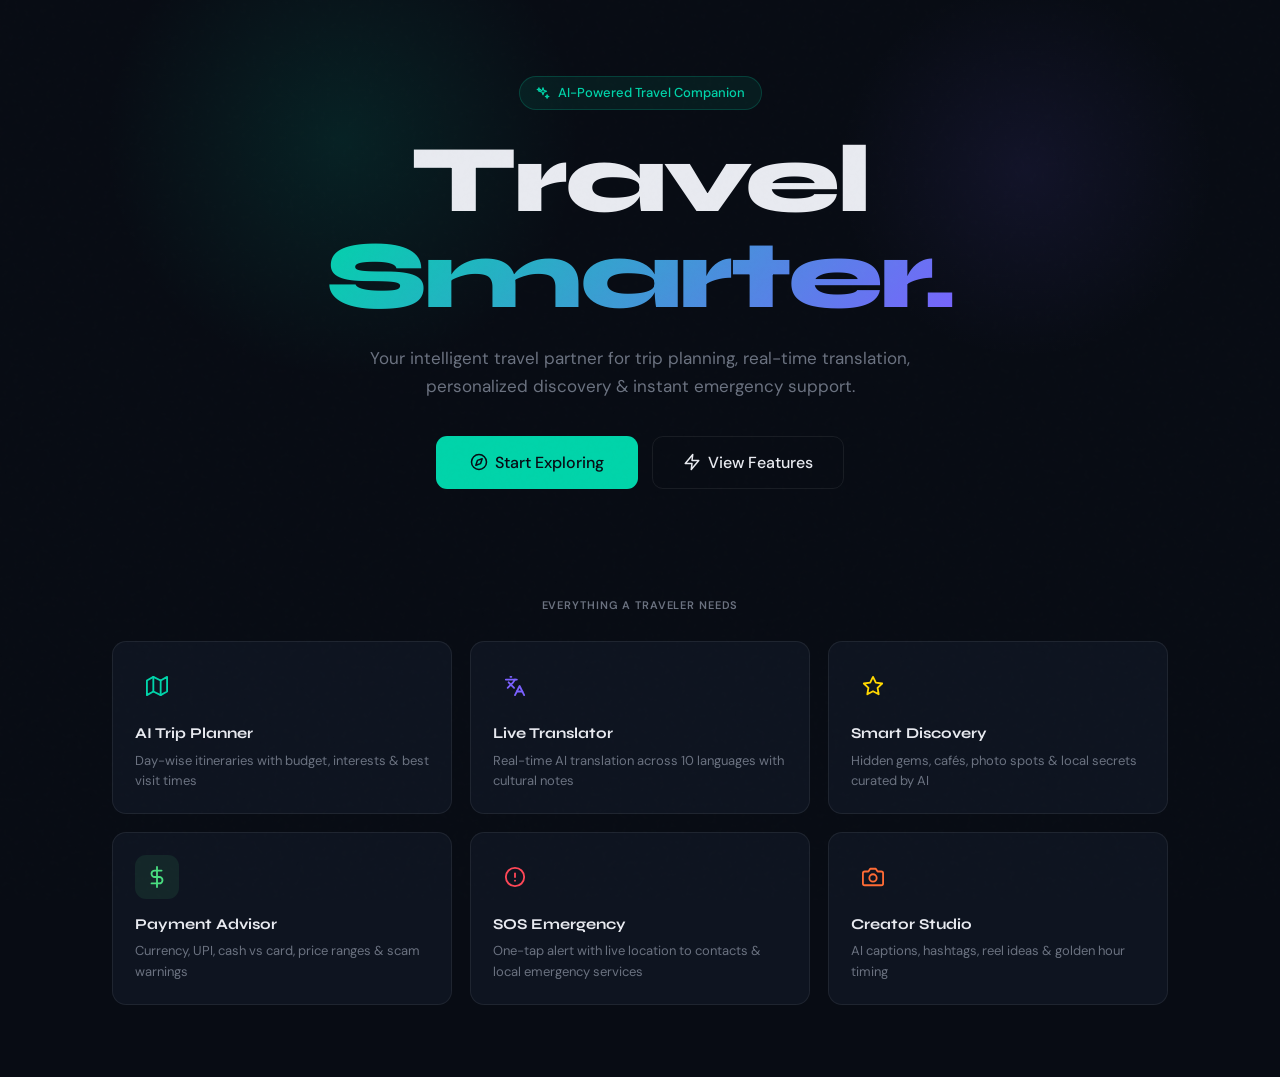
<file: TravelMateAI.html>
<!DOCTYPE html>
<html lang="en">
<head>
<meta charset="UTF-8"/>
<meta name="viewport" content="width=device-width, initial-scale=1.0"/>
<title>TravelMate AI ✈️</title>
<link rel="preconnect" href="https://fonts.googleapis.com"/>
<link href="https://fonts.googleapis.com/css2?family=Syne:wght@400;600;700;800&family=DM+Sans:wght@300;400;500&display=swap" rel="stylesheet"/>
<style>
/* ── VARIABLES ── */
:root{
  --bg:#080c14;--surface:#0e1420;--surface2:#141b28;--surface3:#1a2236;
  --border:rgba(255,255,255,0.07);--border2:rgba(255,255,255,0.13);
  --accent:#00d4aa;--accent2:#ff6b35;--accent3:#7b61ff;
  --text:#e8eaf0;--muted:#6b7280;--danger:#ff4757;--gold:#ffd700;--success:#4ade80;
  --fd:'Syne',sans-serif;--fb:'DM Sans',sans-serif;
  --r:14px;--navh:70px;--topbarh:54px;
  --glow:0 0 40px rgba(0,212,170,0.15);
}
/* ── RESET ── */
*,*::before,*::after{box-sizing:border-box;margin:0;padding:0}
html{scroll-behavior:smooth}
body{background:var(--bg);color:var(--text);font-family:var(--fb);font-size:15px;line-height:1.5;overflow-x:hidden;min-height:100vh}
body::before{content:'';position:fixed;inset:0;background-image:url("data:image/svg+xml,%3Csvg viewBox='0 0 200 200' xmlns='http://www.w3.org/2000/svg'%3E%3Cfilter id='n'%3E%3CfeTurbulence type='fractalNoise' baseFrequency='0.85' numOctaves='4'/%3E%3C/filter%3E%3Crect width='100%25' height='100%25' filter='url(%23n)' opacity='0.03'/%3E%3C/svg%3E");pointer-events:none;z-index:9999;opacity:.35}
::-webkit-scrollbar{width:3px}::-webkit-scrollbar-track{background:var(--surface)}::-webkit-scrollbar-thumb{background:var(--accent);border-radius:2px}
::selection{background:rgba(0,212,170,.25);color:var(--text)}
img{max-width:100%;display:block}svg{flex-shrink:0}
/* ── ANIMATIONS ── */
@keyframes fadeUp{from{opacity:0;transform:translateY(18px)}to{opacity:1;transform:translateY(0)}}
@keyframes fadeIn{from{opacity:0}to{opacity:1}}
@keyframes float{0%,100%{transform:translateY(0)}50%{transform:translateY(-9px)}}
@keyframes pulseSOS{0%,100%{transform:scale(1);box-shadow:0 0 0 10px rgba(255,71,87,.12),0 0 0 22px rgba(255,71,87,.06)}50%{transform:scale(1.05);box-shadow:0 0 0 16px rgba(255,71,87,.18),0 0 0 32px rgba(255,71,87,.08)}}
@keyframes pulseGlow{0%,100%{box-shadow:0 0 8px rgba(0,212,170,.2)}50%{box-shadow:0 0 24px rgba(0,212,170,.5)}}
@keyframes shimmer{0%{background-position:-200% 0}100%{background-position:200% 0}}
@keyframes spin{to{transform:rotate(360deg)}}
@keyframes blink{0%,100%{opacity:1}50%{opacity:0}}
.fu{animation:fadeUp .4s ease forwards}
.fi{animation:fadeIn .35s ease forwards}
.float{animation:float 3.5s ease-in-out infinite}
.d0{animation-delay:0ms}.d1{animation-delay:60ms}.d2{animation-delay:120ms}.d3{animation-delay:180ms}.d4{animation-delay:240ms}.d5{animation-delay:290ms}
.tc::after{content:'▋';animation:blink .8s step-end infinite;color:var(--accent);margin-left:2px}
/* ── GLASS / CARD ── */
.glass{background:rgba(8,12,20,.85);backdrop-filter:blur(20px);border:1px solid var(--border)}
.card{background:var(--surface);border:1px solid var(--border);border-radius:var(--r);transition:border-color .25s,box-shadow .25s}
.card:hover{border-color:rgba(0,212,170,.25);box-shadow:var(--glow)}
/* ── BUTTONS ── */
.btn{display:inline-flex;align-items:center;justify-content:center;gap:7px;padding:11px 22px;border-radius:11px;border:none;font-family:var(--fb);font-weight:500;font-size:14px;cursor:pointer;transition:all .18s;text-decoration:none;white-space:nowrap}
.btn:disabled{opacity:.5;cursor:not-allowed;transform:none!important;box-shadow:none!important}
.btn-p{background:var(--accent);color:#080c14}
.btn-p:hover:not(:disabled){background:#00f0c0;transform:translateY(-1px);box-shadow:0 8px 22px rgba(0,212,170,.3)}
.btn-g{background:transparent;color:var(--text);border:1px solid var(--border)}
.btn-g:hover:not(:disabled){border-color:var(--accent);color:var(--accent);background:rgba(0,212,170,.06)}
.btn-d{background:var(--danger);color:#fff}
.btn-d:hover:not(:disabled){background:#ff6b78;transform:translateY(-1px)}
.btn-full{width:100%}
/* ── INPUTS ── */
.inp{width:100%;padding:11px 15px;background:var(--surface2);border:1px solid var(--border);border-radius:11px;color:var(--text);font-family:var(--fb);font-size:14px;outline:none;transition:border-color .18s,box-shadow .18s}
.inp:focus{border-color:var(--accent);box-shadow:0 0 0 3px rgba(0,212,170,.1)}
.inp::placeholder{color:var(--muted)}
select.inp option{background:var(--surface2)}
textarea.inp{resize:vertical;min-height:100px;line-height:1.6}
/* ── TAGS ── */
.tag{display:inline-flex;align-items:center;gap:4px;padding:5px 13px;border-radius:99px;font-size:12px;font-weight:500;background:rgba(0,212,170,.08);color:var(--accent);border:1px solid rgba(0,212,170,.2);cursor:pointer;transition:all .18s;user-select:none}
.tag:hover,.tag.on{background:var(--accent);color:#080c14;border-color:var(--accent)}
/* ── SECTION TITLE ── */
.stitle{font-family:var(--fd);font-size:clamp(22px,4vw,30px);font-weight:800;background:linear-gradient(135deg,var(--text) 0%,var(--accent) 100%);-webkit-background-clip:text;-webkit-text-fill-color:transparent;background-clip:text;line-height:1.2}
.ssub{color:var(--muted);font-size:14px;margin-top:4px;margin-bottom:24px}
/* ── LAYOUT ── */
#app{min-height:100vh;display:flex;flex-direction:column}
.topbar{position:sticky;top:0;z-index:100;height:var(--topbarh);padding:0 20px;display:flex;align-items:center;justify-content:space-between;background:rgba(8,12,20,.88);backdrop-filter:blur(20px);border-bottom:1px solid var(--border)}
.topbar-brand{display:flex;align-items:center;gap:8px}
.topbar-name{font-family:var(--fd);font-weight:800;font-size:17px}
.topbar-status{display:flex;align-items:center;gap:7px;font-size:12px;color:var(--muted)}
.topbar-dot{width:8px;height:8px;border-radius:50%;background:var(--accent);animation:pulseGlow 2s ease-in-out infinite}
.bottom-nav{position:fixed;bottom:0;left:0;right:0;z-index:100;height:var(--navh);padding:5px 2px 10px;display:flex;align-items:center;justify-content:space-around;background:rgba(8,12,20,.92);backdrop-filter:blur(24px);border-top:1px solid var(--border)}
.nav-item{display:flex;flex-direction:column;align-items:center;gap:3px;padding:7px 10px;border-radius:11px;cursor:pointer;transition:all .18s;font-size:9.5px;font-weight:500;color:var(--muted);border:1px solid transparent;user-select:none}
.nav-item:hover,.nav-item.on{color:var(--accent);background:rgba(0,212,170,.08);border-color:rgba(0,212,170,.2)}
.pw{flex:1;padding:20px;padding-bottom:calc(var(--navh)+20px);max-width:800px;margin:0 auto;width:100%}
/* ── GRIDS ── */
.g2{display:grid;grid-template-columns:1fr 1fr;gap:14px}
.g3{display:grid;grid-template-columns:repeat(3,1fr);gap:14px}
/* ── STAT CARD ── */
.sc{padding:18px;border-radius:var(--r);background:linear-gradient(135deg,var(--surface),var(--surface2));border:1px solid var(--border);transition:border-color .25s,transform .25s}
.sc:hover{border-color:rgba(0,212,170,.25);transform:translateY(-2px)}
/* ── RESULT BOX ── */
.rb{padding:22px;background:var(--surface);border:1px solid var(--border);border-radius:var(--r);animation:fadeUp .35s ease}
.rb-head{display:flex;align-items:center;justify-content:space-between;gap:8px;margin-bottom:14px;padding-bottom:14px;border-bottom:1px solid var(--border)}
.rb-title{font-family:var(--fd);font-weight:700;font-size:15px;display:flex;align-items:center;gap:8px}
.rb-body{white-space:pre-wrap;line-height:1.8;font-size:14px}
/* ── MISC UTILS ── */
.hidden{display:none!important}
.flex{display:flex}.items-c{align-items:center}.just-b{justify-content:space-between}.just-c{justify-content:center}
.gap-s{gap:8px}.gap-m{gap:14px}.fw{flex-wrap:wrap}
.mt-m{margin-top:14px}.mt-l{margin-top:22px}.mb-m{margin-bottom:14px}.mb-l{margin-bottom:22px}
.p-m{padding:14px}.p-l{padding:22px}
.txt-m{color:var(--muted)}.txt-a{color:var(--accent)}.txt-s{font-size:13px}.txt-c{text-align:center}
.fw7{font-weight:700}.fw8{font-weight:800}.fd{font-family:var(--fd)}
.badge{display:inline-flex;align-items:center;gap:4px;padding:3px 10px;border-radius:99px;font-size:11px;font-weight:700;text-transform:uppercase;letter-spacing:.04em}
.badge-a{background:rgba(0,212,170,.12);color:var(--accent);border:1px solid rgba(0,212,170,.22)}
.badge-p{background:var(--accent2);color:#fff}
.spinner{display:inline-block;width:16px;height:16px;border:2px solid rgba(255,255,255,.2);border-top-color:currentColor;border-radius:50%;animation:spin .7s linear infinite}
.spinner-d{border-color:rgba(8,12,20,.2);border-top-color:#080c14}
.form-label{font-size:12px;color:var(--muted);font-weight:500;display:block;margin-bottom:7px}
.divider{height:1px;background:var(--border);margin:14px 0}
.alert-i{padding:11px 14px;border-radius:10px;background:rgba(0,212,170,.07);border:1px solid rgba(0,212,170,.18);color:var(--accent);font-size:13px;display:flex;align-items:flex-start;gap:8px}
.alert-d{background:rgba(255,71,87,.07);border:1px solid rgba(255,71,87,.18);color:var(--danger)}
.list-item{display:flex;align-items:center;gap:12px;padding:11px 0;border-bottom:1px solid var(--border);font-size:14px}
.list-item:last-child{border-bottom:none}
/* ── SOS ── */
.sos-btn{width:128px;height:128px;border-radius:50%;border:none;background:radial-gradient(circle at 35% 35%,#ff6b78,var(--danger) 70%);color:#fff;font-family:var(--fd);cursor:pointer;animation:pulseSOS 2s ease-in-out infinite;display:flex;flex-direction:column;align-items:center;justify-content:center;gap:4px;box-shadow:0 0 0 10px rgba(255,71,87,.12),0 0 0 22px rgba(255,71,87,.06),0 8px 32px rgba(255,71,87,.4);transition:transform .15s}
.sos-btn:active{transform:scale(.96)}
/* ── EMERGENCY CARD ── */
.em-card{display:flex;align-items:center;gap:12px;padding:13px;background:var(--surface2);border:1px solid var(--border);border-radius:11px;text-decoration:none;transition:border-color .18s;cursor:pointer}
.em-card:hover{border-color:var(--danger)}
/* ── LANDING ── */
.hero{position:relative;padding:76px 24px 56px;text-align:center;overflow:hidden}
.orb{position:absolute;border-radius:50%;pointer-events:none}
.hero-title{font-family:var(--fd);font-size:clamp(50px,9vw,96px);font-weight:800;line-height:1;letter-spacing:-.03em;margin-bottom:20px}
.hero-title span{background:linear-gradient(135deg,var(--accent),var(--accent3));-webkit-background-clip:text;-webkit-text-fill-color:transparent;background-clip:text}
/* ── AUTH ── */
.auth-wrap{min-height:100vh;display:flex;align-items:center;justify-content:center;padding:20px;position:relative}
.auth-wrap::before{content:'';position:absolute;inset:0;background:radial-gradient(ellipse at 50% 0%,rgba(0,212,170,.1),transparent 60%);pointer-events:none}
/* ── PROFILE ── */
.p-avatar{width:80px;height:80px;border-radius:50%;background:linear-gradient(135deg,var(--accent),var(--accent3));display:flex;align-items:center;justify-content:center;margin:0 auto 14px;font-size:34px}
.p-field{display:flex;justify-content:space-between;align-items:center;padding:9px 0;font-size:14px;border-bottom:1px solid var(--border)}
.p-field:last-child{border-bottom:none}
.stat-mini{text-align:center;padding:12px;background:var(--surface2);border-radius:11px}
/* ── RESPONSIVE ── */
@media(max-width:768px){.g2,.g3{grid-template-columns:1fr}.hero{padding:56px 18px 40px}.pw{padding:16px;padding-bottom:calc(var(--navh)+16px)}}
@media(max-width:480px){.nav-item{padding:6px 7px;font-size:9px}.bottom-nav{padding:4px 1px 8px}}
</style>
</head>
<body>
<div id="app"></div>

<script>
/* ══════════════════════════════════════════════════════
   SVG ICONS
══════════════════════════════════════════════════════ */
const ICONS={
  compass:`<circle cx="12" cy="12" r="10"/><polygon points="16.24 7.76 14.12 14.12 7.76 16.24 9.88 9.88 16.24 7.76"/>`,
  map:`<polygon points="1 6 1 22 8 18 16 22 23 18 23 2 16 6 8 2 1 6"/><line x1="8" y1="2" x2="8" y2="18"/><line x1="16" y1="6" x2="16" y2="22"/>`,
  translate:`<path d="M5 8l6 6"/><path d="M4 14l6-6 2-3"/><path d="M2 5h12"/><path d="M7 2h1"/><path d="M22 22l-5-10-5 10"/><path d="M14 18h6"/>`,
  star:`<polygon points="12 2 15.09 8.26 22 9.27 17 14.14 18.18 21.02 12 17.77 5.82 21.02 7 14.14 2 9.27 8.91 8.26 12 2"/>`,
  dollar:`<line x1="12" y1="1" x2="12" y2="23"/><path d="M17 5H9.5a3.5 3.5 0 0 0 0 7h5a3.5 3.5 0 0 1 0 7H6"/>`,
  alert:`<circle cx="12" cy="12" r="10"/><line x1="12" y1="8" x2="12" y2="12"/><line x1="12" y1="16" x2="12.01" y2="16"/>`,
  camera:`<path d="M23 19a2 2 0 0 1-2 2H3a2 2 0 0 1-2-2V8a2 2 0 0 1 2-2h4l2-3h6l2 3h4a2 2 0 0 1 2 2z"/><circle cx="12" cy="13" r="4"/>`,
  user:`<path d="M20 21v-2a4 4 0 0 0-4-4H8a4 4 0 0 0-4 4v2"/><circle cx="12" cy="7" r="4"/>`,
  home:`<path d="M3 9l9-7 9 7v11a2 2 0 0 1-2 2H5a2 2 0 0 1-2-2z"/><polyline points="9 22 9 12 15 12 15 22"/>`,
  zap:`<polygon points="13 2 3 14 12 14 11 22 21 10 12 10 13 2"/>`,
  globe:`<circle cx="12" cy="12" r="10"/><line x1="2" y1="12" x2="22" y2="12"/><path d="M12 2a15.3 15.3 0 0 1 4 10 15.3 15.3 0 0 1-4 10 15.3 15.3 0 0 1-4-10 15.3 15.3 0 0 1 4-10z"/>`,
  heart:`<path d="M20.84 4.61a5.5 5.5 0 0 0-7.78 0L12 5.67l-1.06-1.06a5.5 5.5 0 0 0-7.78 7.78l1.06 1.06L12 21.23l7.78-7.78 1.06-1.06a5.5 5.5 0 0 0 0-7.78z"/>`,
  copy:`<rect x="9" y="9" width="13" height="13" rx="2"/><path d="M5 15H4a2 2 0 0 1-2-2V4a2 2 0 0 1 2-2h9a2 2 0 0 1 2 2v1"/>`,
  check:`<polyline points="20 6 9 17 4 12"/>`,
  phone:`<path d="M22 16.92v3a2 2 0 0 1-2.18 2 19.79 19.79 0 0 1-8.63-3.07A19.5 19.5 0 0 1 4.69 13a19.79 19.79 0 0 1-3.07-8.67A2 2 0 0 1 3.6 2.18h3a2 2 0 0 1 2 1.72c.127.96.361 1.903.7 2.81a2 2 0 0 1-.45 2.11L7.91 9a16 16 0 0 0 6 6l.9-.9a2 2 0 0 1 2.11-.45c.907.339 1.85.573 2.81.7A2 2 0 0 1 22 16.92z"/>`,
  pin:`<path d="M21 10c0 7-9 13-9 13s-9-6-9-13a9 9 0 0 1 18 0z"/><circle cx="12" cy="10" r="3"/>`,
  sparkles:`<path d="M12 3l1.5 4.5L18 9l-4.5 1.5L12 15l-1.5-4.5L6 9l4.5-1.5L12 3z"/><path d="M19 15l.75 2.25L22 18l-2.25.75L19 21l-.75-2.25L16 18l2.25-.75L19 15z"/><path d="M5 3l.75 2.25L8 6l-2.25.75L5 9l-.75-2.25L2 6l2.25-.75L5 3z"/>`,
  edit:`<path d="M11 4H4a2 2 0 0 0-2 2v14a2 2 0 0 0 2 2h14a2 2 0 0 0 2-2v-7"/><path d="M18.5 2.5a2.121 2.121 0 0 1 3 3L12 15l-4 1 1-4 9.5-9.5z"/>`,
  arrow:`<line x1="5" y1="12" x2="19" y2="12"/><polyline points="12 5 19 12 12 19"/>`,
  close:`<line x1="18" y1="6" x2="6" y2="18"/><line x1="6" y1="6" x2="18" y2="18"/>`,
  trending:`<polyline points="23 6 13.5 15.5 8.5 10.5 1 18"/><polyline points="17 6 23 6 23 12"/>`,
};
function ic(name,size=20,color='currentColor'){
  const d=ICONS[name];if(!d)return'';
  return`<svg width="${size}" height="${size}" viewBox="0 0 24 24" fill="none" stroke="${color}" stroke-width="2" stroke-linecap="round" stroke-linejoin="round" aria-hidden="true">${d}</svg>`;
}

/* ══════════════════════════════════════════════════════
   HELPERS
══════════════════════════════════════════════════════ */
function el(tag,opts={}){
  const e=document.createElement(tag);
  if(opts.className)e.className=opts.className;
  if(opts.id)e.id=opts.id;
  if(opts.html)e.innerHTML=opts.html;
  if(opts.text)e.textContent=opts.text;
  if(opts.attrs)Object.entries(opts.attrs).forEach(([k,v])=>e.setAttribute(k,v));
  if(opts.styles)Object.assign(e.style,opts.styles);
  if(opts.on)Object.entries(opts.on).forEach(([k,v])=>e.addEventListener(k,v));
  return e;
}
function qs(sel,p=document){return p.querySelector(sel)}
function spin(dark=''){return`<span class="spinner${dark?' spinner-d':''}"></span>`}
async function copyText(text,btn){
  try{await navigator.clipboard.writeText(text);if(btn){const o=btn.innerHTML;btn.innerHTML=`${ic('check',14,'var(--accent)')} Copied!`;setTimeout(()=>{btn.innerHTML=o},2000)}}catch(_){}
}
function toast(msg,type='info'){
  const c={info:'var(--accent)',danger:'var(--danger)',success:'var(--success)'};
  const t=el('div',{html:msg,className:'fi',styles:{position:'fixed',bottom:'calc(var(--navh) + 14px)',left:'50%',transform:'translateX(-50%)',background:'var(--surface)',border:`1px solid ${c[type]}`,color:c[type],padding:'9px 18px',borderRadius:'10px',fontSize:'13px',fontWeight:'500',zIndex:'9998',whiteSpace:'nowrap',boxShadow:'0 4px 20px rgba(0,0,0,.5)'}});
  document.body.appendChild(t);setTimeout(()=>t.remove(),2800);
}
function fmtAI(text){
  if(!text)return'';
  return text.replace(/&/g,'&amp;').replace(/</g,'&lt;').replace(/>/g,'&gt;')
    .replace(/\*\*(.*?)\*\*/g,'<strong>$1</strong>')
    .split('\n').map(l=>l.trim()?`<span>${l}</span><br>`:'<br>').join('');
}
function animNum(el,target,dur=900){
  let s=null;const step=ts=>{if(!s)s=ts;const p=Math.min((ts-s)/dur,1);el.textContent=Math.floor(p*target);if(p<1)requestAnimationFrame(step)};requestAnimationFrame(step);
}
const store={
  get:k=>{try{return JSON.parse(localStorage.getItem(k))}catch{return null}},
  set:(k,v)=>{try{localStorage.setItem(k,JSON.stringify(v))}catch{}},
  del:k=>{try{localStorage.removeItem(k)}catch{}}
};

/* ══════════════════════════════════════════════════════
   AI API  (streaming via Anthropic)
══════════════════════════════════════════════════════ */
async function callAI(prompt,onChunk){
  const res=await fetch('https://api.anthropic.com/v1/messages',{
    method:'POST',
    headers:{'Content-Type':'application/json'},
    body:JSON.stringify({model:'claude-sonnet-4-20250514',max_tokens:1500,stream:true,messages:[{role:'user',content:prompt}]})
  });
  if(!res.ok){const e=await res.json().catch(()=>({}));throw new Error(e.error?.message||`API error ${res.status}`)}
  const reader=res.body.getReader();const dec=new TextDecoder();let full='';
  while(true){
    const{done,value}=await reader.read();if(done)break;
    const chunk=dec.decode(value,{stream:true});
    for(const line of chunk.split('\n').filter(l=>l.startsWith('data: '))){
      const j=line.slice(6).trim();if(!j||j==='[DONE]')continue;
      try{const d=JSON.parse(j);if(d.type==='content_block_delta'&&d.delta?.text){full+=d.delta.text;onChunk&&onChunk(full)}}catch(_){}
    }
  }
  return full;
}

/* ══════════════════════════════════════════════════════
   RESULT BOX HELPER
══════════════════════════════════════════════════════ */
function makeResultBox(title,icon,color){
  const box=el('div',{className:'rb',html:`
    <div class="rb-head">
      <div class="rb-title">${ic(icon,18,color)} ${title}</div>
      <button class="btn btn-g copy-btn" style="padding:5px 12px;font-size:12px;">${ic('copy',13)} Copy</button>
    </div>
    <div class="rb-body tc">Generating…</div>
  `});
  const body=qs('.rb-body',box);
  const copyBtn=qs('.copy-btn',box);
  let fullText='';
  return{
    box,
    onChunk(t){fullText=t;body.classList.remove('tc');body.innerHTML=fmtAI(t)+'<span class="tc"></span>'},
    done(){body.innerHTML=fmtAI(fullText);copyBtn.onclick=()=>copyText(fullText,copyBtn)},
    error(msg){body.innerHTML=`<div class="alert-i alert-d">${ic('alert',14,'var(--danger)')} ${msg}</div>`}
  };
}

/* ══════════════════════════════════════════════════════
   PAGE: LANDING
══════════════════════════════════════════════════════ */
function renderLanding(onEnter){
  const feats=[
    {icon:'map',color:'var(--accent)',label:'AI Trip Planner',desc:'Day-wise itineraries with budget, interests & best visit times'},
    {icon:'translate',color:'var(--accent3)',label:'Live Translator',desc:'Real-time AI translation across 10 languages with cultural notes'},
    {icon:'star',color:'var(--gold)',label:'Smart Discovery',desc:'Hidden gems, cafés, photo spots & local secrets curated by AI'},
    {icon:'dollar',color:'#4ade80',label:'Payment Advisor',desc:'Currency, UPI, cash vs card, price ranges & scam warnings'},
    {icon:'alert',color:'var(--danger)',label:'SOS Emergency',desc:'One-tap alert with live location to contacts & local emergency services'},
    {icon:'camera',color:'var(--accent2)',label:'Creator Studio',desc:'AI captions, hashtags, reel ideas & golden hour timing'},
  ];
  const wrap=el('div',{styles:{flex:'1'}});
  wrap.innerHTML=`
    <section class="hero">
      <div class="orb" style="top:-100px;left:8%;width:480px;height:480px;background:radial-gradient(circle,rgba(0,212,170,.11),transparent 70%)"></div>
      <div class="orb" style="top:-20px;right:5%;width:380px;height:380px;background:radial-gradient(circle,rgba(123,97,255,.09),transparent 70%)"></div>
      <div class="fu d0" style="display:inline-flex;align-items:center;gap:8px;padding:6px 16px;border-radius:99px;background:rgba(0,212,170,.08);border:1px solid rgba(0,212,170,.2);font-size:13px;color:var(--accent);font-weight:500;margin-bottom:22px">
        ${ic('sparkles',14,'var(--accent)')} AI-Powered Travel Companion
      </div>
      <h1 class="hero-title fu d1">Travel<br><span>Smarter.</span></h1>
      <p class="fu d2" style="max-width:540px;margin:0 auto 36px;color:var(--muted);font-size:17px;line-height:1.65">
        Your intelligent travel partner for trip planning, real-time translation, personalized discovery & instant emergency support.
      </p>
      <div class="fu d3 flex just-c gap-m fw" style="margin-bottom:20px">
        <button class="btn btn-p" id="cta-btn" style="font-size:16px;padding:15px 34px">${ic('compass',18)} Start Exploring</button>
        <button class="btn btn-g" style="font-size:16px;padding:15px 30px">${ic('zap',18)} View Features</button>
      </div>
    </section>
    <section style="padding:32px 22px 72px;max-width:1100px;margin:0 auto;width:100%">
      <p style="text-align:center;font-size:11px;color:var(--muted);text-transform:uppercase;letter-spacing:.08em;margin-bottom:28px;font-weight:600">Everything a traveler needs</p>
      <div class="g3" style="gap:18px" id="feat-grid"></div>
    </section>
  `;
  const grid=qs('#feat-grid',wrap);
  feats.forEach((f,i)=>{
    grid.appendChild(el('div',{className:`card p-l fu d${i%6}`,html:`
      <div style="width:44px;height:44px;border-radius:11px;background:${f.color}18;display:flex;align-items:center;justify-content:center;margin-bottom:14px">${ic(f.icon,22,f.color)}</div>
      <div class="fd fw7" style="font-size:15px;margin-bottom:6px">${f.label}</div>
      <div style="color:var(--muted);font-size:13px;line-height:1.55">${f.desc}</div>
    `}));
  });
  setTimeout(()=>{const b=document.getElementById('cta-btn');if(b)b.onclick=onEnter},0);
  return wrap;
}

/* ══════════════════════════════════════════════════════
   PAGE: AUTH
══════════════════════════════════════════════════════ */
function renderAuth(onAuth){
  let isLogin=true;
  const wrap=el('div',{className:'auth-wrap'});
  function build(){
    wrap.innerHTML=`
      <div class="card" style="width:100%;max-width:430px;padding:38px;position:relative;z-index:1">
        <div class="txt-c mb-l">
          <div class="float" style="font-size:40px;margin-bottom:8px">✈️</div>
          <div class="fd fw8" style="font-size:26px">TravelMate AI</div>
          <div style="color:var(--muted);font-size:14px;margin-top:4px">${isLogin?'Welcome back, explorer':'Start your journey today'}</div>
        </div>
        <div style="display:grid;gap:11px;margin-bottom:18px">
          ${!isLogin?`<input class="inp" id="a-name" placeholder="Your full name" type="text"/>`:''}
          <input class="inp" id="a-email" placeholder="Email address" type="email" value="demo@travelmate.ai"/>
          <input class="inp" id="a-pass" placeholder="Password" type="password" value="demo123"/>
          ${!isLogin?`<input class="inp" id="a-country" placeholder="Home country" value="India"/>`:''}
        </div>
        <button class="btn btn-p btn-full" id="a-submit" style="padding:14px;font-size:15px">${isLogin?'Sign In':'Create Account'}</button>
        <div class="txt-c mt-m" style="font-size:14px;color:var(--muted)">
          ${isLogin?'New here?':'Have an account?'}
          <span id="a-toggle" style="color:var(--accent);cursor:pointer;margin-left:4px">${isLogin?'Sign up':'Sign in'}</span>
        </div>
        <div class="alert-i mt-m" style="font-size:12px">${ic('sparkles',13,'var(--accent)')} Demo pre-filled — just click Sign In!</div>
      </div>
    `;
    qs('#a-submit',wrap).onclick=()=>{
      const email=qs('#a-email',wrap)?.value?.trim();
      const pass=qs('#a-pass',wrap)?.value?.trim();
      if(!email||!pass){toast('Fill in all fields','danger');return}
      const user={name:qs('#a-name',wrap)?.value?.trim()||'Alex Chen',email,country:qs('#a-country',wrap)?.value?.trim()||'India',style:'Adventure Seeker',since:new Date().toLocaleDateString()};
      store.set('tmuser',user);onAuth(user);
    };
    qs('#a-toggle',wrap).onclick=()=>{isLogin=!isLogin;build()};
    wrap.addEventListener('keydown',e=>{if(e.key==='Enter')qs('#a-submit',wrap).click()});
  }
  build();return wrap;
}

/* ══════════════════════════════════════════════════════
   PAGE: DASHBOARD
══════════════════════════════════════════════════════ */
function renderDashboard(user,onNav){
  const wrap=el('div',{className:'pw'});
  wrap.innerHTML=`
    <div class="mb-l">
      <div style="color:var(--muted);font-size:14px;margin-bottom:3px">Good to see you,</div>
      <div class="stitle">${user.name} ✈️</div>
    </div>
    <div class="g2 mb-l" id="d-stats"></div>
    <div class="mb-l">
      <div class="fd fw7 mb-m" style="font-size:16px">Quick Actions</div>
      <div class="g2" style="gap:11px" id="d-actions"></div>
    </div>
    <div class="card p-l">
      <div class="fd fw7 mb-m" style="font-size:16px">Recent Activity</div>
      <div id="d-activity"></div>
    </div>
  `;
  const stats=[
    {label:'Trips Planned',val:12,icon:'map',color:'var(--accent)'},
    {label:'Countries',val:8,icon:'globe',color:'var(--accent3)'},
    {label:'Translations',val:47,icon:'translate',color:'var(--accent2)'},
    {label:'Saved Spots',val:93,icon:'heart',color:'var(--danger)'},
  ];
  const sg=qs('#d-stats',wrap);
  stats.forEach((s,i)=>{
    const c=el('div',{className:`sc fu d${i}`,html:`
      <div class="flex just-b items-c">
        <div>
          <div class="fd fw8" style="font-size:30px;color:${s.color}" data-t="${s.val}">0</div>
          <div style="color:var(--muted);font-size:12px;margin-top:5px">${s.label}</div>
        </div>
        <div style="width:38px;height:38px;border-radius:10px;background:${s.color}18;display:flex;align-items:center;justify-content:center">${ic(s.icon,20,s.color)}</div>
      </div>
    `});
    sg.appendChild(c);
    setTimeout(()=>animNum(c.querySelector('[data-t]'),s.val,800),i*80);
  });
  const actions=[
    {label:'Plan a Trip',icon:'compass',page:'planner',color:'var(--accent)'},
    {label:'Translate',icon:'translate',page:'translator',color:'var(--accent3)'},
    {label:'Discover',icon:'star',page:'discover',color:'var(--gold)'},
    {label:'Creator',icon:'camera',page:'creator',color:'var(--accent2)'},
  ];
  const ag=qs('#d-actions',wrap);
  actions.forEach((a,i)=>{
    const b=el('button',{className:`btn btn-g fu d${i}`,styles:{justifyContent:'flex-start',padding:'14px',borderRadius:'14px',background:`${a.color}07`,borderColor:`${a.color}20`,gap:'12px'},html:`
      <div style="width:34px;height:34px;border-radius:9px;background:${a.color}18;display:flex;align-items:center;justify-content:center;flex-shrink:0">${ic(a.icon,17,a.color)}</div>
      <span>${a.label}</span>${ic('arrow',13,'var(--muted)')}
    `});
    b.onclick=()=>onNav(a.page);ag.appendChild(b);
  });
  const acts=[
    {e:'📍',t:'Planned 7-day trip to Kyoto, Japan',time:'2h ago'},
    {e:'🌐',t:'Translated "Where is the station?" to Japanese',time:'5h ago'},
    {e:'📸',t:'Generated captions for Bali sunset photos',time:'1d ago'},
    {e:'💰',t:'Checked payment guide for Thailand',time:'2d ago'},
  ];
  const al=qs('#d-activity',wrap);
  acts.forEach(a=>{
    al.appendChild(el('div',{className:'list-item',html:`
      <span style="font-size:20px">${a.e}</span>
      <span style="flex:1">${a.t}</span>
      <span style="color:var(--muted);font-size:12px;white-space:nowrap">${a.time}</span>
    `}));
  });
  return wrap;
}

/* ══════════════════════════════════════════════════════
   PAGE: TRIP PLANNER
══════════════════════════════════════════════════════ */
function renderPlanner(){
  const INTS=['🍜 Food','🏔️ Adventure','🛕 Temples','🌙 Nightlife','📸 Photography','🏖️ Beaches','🛍️ Shopping','🎭 Culture','🌿 Nature'];
  let selInt=[];let loading=false;
  const wrap=el('div',{className:'pw'});
  wrap.innerHTML=`
    <div class="stitle">AI Trip Planner</div>
    <div class="ssub">Tell us your dream trip — AI handles the rest</div>
    <div class="card p-l mb-l">
      <div style="display:grid;gap:14px">
        <div><label class="form-label">Destination *</label><input class="inp" id="p-dest" placeholder="e.g. Kyoto Japan · Bali Indonesia · Paris France"/></div>
        <div class="g2">
          <div><label class="form-label">Days</label>
            <select class="inp" id="p-days">${[1,2,3,4,5,7,10,14].map(d=>`<option${d===5?' selected':''}>${d}</option>`).join('')}</select>
          </div>
          <div><label class="form-label">Budget</label>
            <div class="flex gap-s">
              <select class="inp" id="p-cur" style="width:78px;flex-shrink:0">${['USD','EUR','GBP','INR','JPY','AUD'].map(c=>`<option>${c}</option>`).join('')}</select>
              <input class="inp" id="p-bud" type="number" value="1000" placeholder="1000"/>
            </div>
          </div>
        </div>
        <div><label class="form-label">Interests</label><div class="flex fw gap-s" id="p-ints"></div></div>
      </div>
      <button class="btn btn-p btn-full mt-l" id="p-gen" style="padding:13px;font-size:15px">${ic('sparkles',18)} Generate AI Itinerary</button>
    </div>
    <div id="p-result" class="hidden"></div>
  `;
  const ic_wrap=qs('#p-ints',wrap);
  INTS.forEach(i=>{
    const t=el('span',{className:'tag',text:i});
    t.onclick=()=>{const idx=selInt.indexOf(i);if(idx>=0){selInt.splice(idx,1);t.classList.remove('on')}else{selInt.push(i);t.classList.add('on')}};
    ic_wrap.appendChild(t);
  });
  qs('#p-gen',wrap).onclick=async()=>{
    if(loading)return;
    const dest=qs('#p-dest',wrap).value.trim();
    if(!dest){toast('Enter a destination!','danger');qs('#p-dest',wrap).focus();return}
    loading=true;const btn=qs('#p-gen',wrap);btn.disabled=true;btn.innerHTML=`${spin(true)} Generating…`;
    const days=qs('#p-days',wrap).value,bud=qs('#p-bud',wrap).value,cur=qs('#p-cur',wrap).value;
    const rb=makeResultBox('Your AI Itinerary','map','var(--accent)');
    const res=qs('#p-result',wrap);res.classList.remove('hidden');res.innerHTML='';res.appendChild(rb.box);
    try{
      await callAI(`You are TravelMate AI, expert travel planner. Create a detailed ${days}-day itinerary for ${dest} with total budget ${cur} ${bud}.
Interests: ${selInt.join(', ')||'general sightseeing'}
Include: day-by-day schedule (morning/afternoon/evening) with specific place names, budget breakdown by category, best visiting times, local transport tips, cultural etiquette, must-try foods, and safety notes. Use emojis for readability. Be specific with real place names and costs in ${cur}.`,rb.onChunk);
      rb.done();toast('Itinerary ready!','success');
    }catch(e){rb.error(e.message)}
    loading=false;btn.disabled=false;btn.innerHTML=`${ic('sparkles',18)} Generate AI Itinerary`;
    rb.box.scrollIntoView({behavior:'smooth',block:'start'});
  };
  qs('#p-dest',wrap).onkeydown=e=>{if(e.key==='Enter')qs('#p-gen',wrap).click()};
  return wrap;
}

/* ══════════════════════════════════════════════════════
   PAGE: TRANSLATOR
══════════════════════════════════════════════════════ */
function renderTranslator(){
  const LANGS={en:'🇬🇧 English',hi:'🇮🇳 Hindi',te:'🇮🇳 Telugu',es:'🇪🇸 Spanish',ja:'🇯🇵 Japanese',fr:'🇫🇷 French',zh:'🇨🇳 Chinese',ar:'🇸🇦 Arabic',de:'🇩🇪 German',ko:'🇰🇷 Korean'};
  const PHRASES=['Where is the nearest hospital?','How much does this cost?','I need help please.','Do you accept credit cards?','Where is the bathroom?','Can you call me a taxi?','I am lost, can you help?','Thank you very much!','Do you speak English?','Where is the ATM?'];
  let from='en',to='ja',mode='custom',loading=false;
  const wrap=el('div',{className:'pw'});
  wrap.innerHTML=`
    <div class="stitle">AI Translator</div>
    <div class="ssub">Break language barriers in real-time</div>
    <div class="flex items-c gap-s mb-m">
      <select class="inp" id="t-from">${Object.entries(LANGS).map(([k,v])=>`<option value="${k}"${k===from?' selected':''}>${v}</option>`).join('')}</select>
      <button id="t-swap" style="flex-shrink:0;width:44px;height:44px;background:var(--surface2);border:1px solid var(--border);border-radius:11px;cursor:pointer;color:var(--accent);font-size:20px;display:flex;align-items:center;justify-content:center;transition:all .18s" title="Swap">⇄</button>
      <select class="inp" id="t-to">${Object.entries(LANGS).map(([k,v])=>`<option value="${k}"${k===to?' selected':''}>${v}</option>`).join('')}</select>
    </div>
    <div class="flex gap-s mb-m fw">
      <button class="tag on" id="tab-custom">✍️ Custom Text</button>
      <button class="tag" id="tab-phrases">📋 Traveler Phrases</button>
    </div>
    <div id="custom-panel">
      <textarea class="inp mb-m" id="t-inp" placeholder="Type or paste text to translate…" style="min-height:120px"></textarea>
      <button class="btn btn-p btn-full mb-l" id="t-btn" style="padding:13px">${ic('globe',18)} Translate</button>
    </div>
    <div id="phrases-panel" class="card p-l mb-l hidden">
      <div class="fw7 mb-m" style="font-size:14px">Tap a phrase to translate instantly</div>
      <div style="display:grid;gap:8px" id="phrases-list"></div>
    </div>
    <div id="t-result" class="hidden"></div>
  `;
  const pl=qs('#phrases-list',wrap);
  PHRASES.forEach(ph=>{
    const b=el('button',{text:ph,styles:{display:'block',width:'100%',padding:'10px 14px',textAlign:'left',background:'var(--surface2)',border:'1px solid var(--border)',borderRadius:'10px',color:'var(--text)',fontFamily:'var(--fb)',fontSize:'14px',cursor:'pointer',transition:'all .18s'}});
    b.onmouseenter=()=>b.style.borderColor='var(--accent)';b.onmouseleave=()=>b.style.borderColor='var(--border)';
    b.onclick=()=>runTranslate(ph);
    pl.appendChild(b);
  });
  qs('#t-from',wrap).onchange=e=>from=e.target.value;
  qs('#t-to',wrap).onchange=e=>to=e.target.value;
  qs('#t-swap',wrap).onclick=()=>{const tmp=from;from=to;to=tmp;qs('#t-from',wrap).value=from;qs('#t-to',wrap).value=to};
  const setMode=m=>{
    mode=m;
    qs('#custom-panel',wrap).classList.toggle('hidden',m!=='custom');
    qs('#phrases-panel',wrap).classList.toggle('hidden',m!=='phrases');
    qs('#tab-custom',wrap).classList.toggle('on',m==='custom');
    qs('#tab-phrases',wrap).classList.toggle('on',m==='phrases');
  };
  qs('#tab-custom',wrap).onclick=()=>setMode('custom');
  qs('#tab-phrases',wrap).onclick=()=>setMode('phrases');
  qs('#t-btn',wrap).onclick=()=>runTranslate(qs('#t-inp',wrap).value.trim());
  qs('#t-inp',wrap).onkeydown=e=>{if(e.ctrlKey&&e.key==='Enter')qs('#t-btn',wrap).click()};
  async function runTranslate(text){
    if(loading||!text){if(!text)toast('Enter text to translate','danger');return}
    loading=true;const btn=qs('#t-btn',wrap);if(btn){btn.disabled=true;btn.innerHTML=`${spin(true)} Translating…`}
    const rb=makeResultBox(`${LANGS[from]} → ${LANGS[to]}`,'translate','var(--accent3)');
    const res=qs('#t-result',wrap);res.classList.remove('hidden');res.innerHTML='';res.appendChild(rb.box);
    try{
      await callAI(`Translate from ${LANGS[from]} to ${LANGS[to]}:

Text: "${text}"

Format your response exactly like this:

📝 TRANSLATION:
[The complete translation]

🔊 PRONUNCIATION:
[Romanized pronunciation — only if target uses non-Latin script]

🎯 NATURAL VERSION:
[More colloquial way locals would say it, if different]

💡 CULTURAL NOTE:
[One brief practical tip for travelers — 1 sentence]`,rb.onChunk);
      rb.done();
    }catch(e){rb.error(e.message)}
    loading=false;if(btn){btn.disabled=false;btn.innerHTML=`${ic('globe',18)} Translate`}
    rb.box.scrollIntoView({behavior:'smooth',block:'start'});
  }
  return wrap;
}

/* ══════════════════════════════════════════════════════
   PAGE: DISCOVER
══════════════════════════════════════════════════════ */
function renderDiscover(){
  const CATS=[{id:'all',l:'🌟 All'},{id:'food',l:'🍜 Food'},{id:'photo',l:'📸 Photo Spots'},{id:'hidden',l:'💎 Hidden Gems'},{id:'nightlife',l:'🌙 Nightlife'},{id:'nature',l:'🌿 Nature'},{id:'culture',l:'🎭 Culture'}];
  let selCat='all',loading=false;
  const wrap=el('div',{className:'pw'});
  wrap.innerHTML=`
    <div class="stitle">Discover</div>
    <div class="ssub">AI-curated spots picked just for you</div>
    <div class="card p-l mb-l">
      <label class="form-label">Where do you want to explore?</label>
      <input class="inp mb-m" id="d-city" placeholder="e.g. Tokyo · Barcelona · Mumbai · New York"/>
      <div class="flex fw gap-s mb-m" id="d-cats"></div>
      <button class="btn btn-p btn-full" id="d-btn" style="padding:13px">${ic('star',18)} Discover Places</button>
    </div>
    <div id="d-result" class="hidden"></div>
  `;
  const cb=qs('#d-cats',wrap);
  CATS.forEach(c=>{
    const t=el('span',{className:`tag${c.id===selCat?' on':''}`,text:c.l});
    t.onclick=()=>{selCat=c.id;cb.querySelectorAll('.tag').forEach(x=>x.classList.remove('on'));t.classList.add('on')};
    cb.appendChild(t);
  });
  qs('#d-btn',wrap).onclick=async()=>{
    if(loading)return;
    const city=qs('#d-city',wrap).value.trim();
    if(!city){toast('Enter a city!','danger');qs('#d-city',wrap).focus();return}
    loading=true;const btn=qs('#d-btn',wrap);btn.disabled=true;btn.innerHTML=`${spin(true)} Discovering…`;
    const catLabel=CATS.find(c=>c.id===selCat)?.l||'All';
    const rb=makeResultBox(`Top Picks in ${city}`,'pin','var(--gold)');
    const res=qs('#d-result',wrap);res.classList.remove('hidden');res.innerHTML='';res.appendChild(rb.box);
    try{
      await callAI(`You are a local travel expert for ${city}. Recommend the best ${catLabel} spots for travelers.
Provide 7-8 curated recommendations. For each:
📍 [Name] — [Neighborhood]
⭐ Why special: [2-3 sentences]
💰 Price range: [Budget/Mid/Upscale + typical cost]
🕒 Best time: [Specific window]
📸 Photo tip: [Angle/lighting tip]
💡 Insider tip: [Something tourists miss]
---
Mix popular spots with hidden gems. Use real place names only.`,rb.onChunk);
      rb.done();toast('Places found!','success');
    }catch(e){rb.error(e.message)}
    loading=false;btn.disabled=false;btn.innerHTML=`${ic('star',18)} Discover Places`;
    rb.box.scrollIntoView({behavior:'smooth',block:'start'});
  };
  qs('#d-city',wrap).onkeydown=e=>{if(e.key==='Enter')qs('#d-btn',wrap).click()};
  return wrap;
}

/* ══════════════════════════════════════════════════════
   PAGE: PAYMENT ADVISOR
══════════════════════════════════════════════════════ */
function renderPayment(){
  const QUICK=['India','Japan','Bali','Thailand','France','USA','UAE','Singapore'];
  let loading=false;
  const wrap=el('div',{className:'pw'});
  wrap.innerHTML=`
    <div class="stitle">Payment Advisor</div>
    <div class="ssub">Know exactly how to pay anywhere in the world</div>
    <div class="card p-l mb-l">
      <label class="form-label">Destination</label>
      <input class="inp mb-m" id="pa-dest" placeholder="Enter country or city…"/>
      <div class="flex fw gap-s mb-m" id="pa-quick"></div>
      <button class="btn btn-p btn-full" id="pa-btn" style="padding:13px">${ic('dollar',18)} Get Payment Advice</button>
    </div>
    <div id="pa-result" class="hidden"></div>
  `;
  const qb=qs('#pa-quick',wrap);
  QUICK.forEach(q=>{
    const t=el('span',{className:'tag',text:q});
    t.onclick=()=>{qs('#pa-dest',wrap).value=q;qs('#pa-btn',wrap).click()};
    qb.appendChild(t);
  });
  qs('#pa-btn',wrap).onclick=async()=>{
    if(loading)return;
    const dest=qs('#pa-dest',wrap).value.trim();
    if(!dest){toast('Enter a destination!','danger');return}
    loading=true;const btn=qs('#pa-btn',wrap);btn.disabled=true;btn.innerHTML=`${spin(true)} Analyzing…`;
    const rb=makeResultBox(`Payment Guide: ${dest}`,'dollar','var(--success)');
    const res=qs('#pa-result',wrap);res.classList.remove('hidden');res.innerHTML='';res.appendChild(rb.box);
    try{
      await callAI(`Travel finance expert advice for tourists visiting ${dest}:

💱 LOCAL CURRENCY — name, symbol, approx USD/EUR rate, best exchange spots
💳 CARD ACCEPTANCE — which cards work, where accepted, common issues
📱 DIGITAL PAYMENTS — UPI/Apple Pay/Google Pay/local apps availability
💵 CASH STRATEGY — when essential, how much to carry, denominations
🏧 ATM TIPS — best networks, fees, safety, withdrawal limits
💰 PRICE BENCHMARKS — budget meal, restaurant, taxi, hotel, attractions (with costs)
⚠️ SCAM WARNINGS — top tourist money scams and how to avoid them
💡 PRO TIPS — insider money advice

Be specific and practical. Use emojis.`,rb.onChunk);
      rb.done();toast('Advice ready!','success');
    }catch(e){rb.error(e.message)}
    loading=false;btn.disabled=false;btn.innerHTML=`${ic('dollar',18)} Get Payment Advice`;
    rb.box.scrollIntoView({behavior:'smooth',block:'start'});
  };
  qs('#pa-dest',wrap).onkeydown=e=>{if(e.key==='Enter')qs('#pa-btn',wrap).click()};
  return wrap;
}

/* ══════════════════════════════════════════════════════
   PAGE: CREATOR STUDIO
══════════════════════════════════════════════════════ */
function renderCreator(){
  const MODES=[
    {id:'caption',l:'✍️ Caption',p:'Describe your photo — e.g. "golden sunset at Santorini cliff with silhouette"'},
    {id:'hashtag',l:'# Hashtags',p:'Post topic + location — e.g. "street food photography in Bangkok"'},
    {id:'reel',l:'🎬 Reel Ideas',p:'Destination + vibe — e.g. "solo travel in Tokyo, cinematic"'},
    {id:'golden',l:'🌅 Golden Hour',p:'City + date — e.g. "Mumbai, March 15"'},
    {id:'spots',l:'📍 Shoot Spots',p:'City name — e.g. "Jaipur" or "Amsterdam"'},
  ];
  const PROMPTS={
    caption:i=>`Create 5 distinct Instagram captions for this travel photo: "${i}"\nEach must have a completely different style:\n1. 🌊 POETIC — lyrical, evocative\n2. 😂 WITTY — clever, punny\n3. 🔥 ADVENTURE — bold, inspiring\n4. 🤍 MINIMALIST — under 10 words, powerful\n5. 📖 STORYTELLING — personal narrative\nFor each: caption + emoji + word count. Avoid clichés like "wanderlust".`,
    hashtag:i=>`Ultimate hashtag strategy for: "${i}"\n🔥 MEGA (10M+ posts) — 5 tags\n📈 MID-TIER (500K-10M) — 10 tags\n🎯 NICHE (10K-500K) — 10 tags\n📍 LOCATION — 5 tags\n✨ COMMUNITY/AESTHETIC — 5 tags\nExplain why mid-tier and niche selections are optimal for growth.`,
    reel:i=>`5 viral short-form video concepts for travel creator: "${i}"\nFor each:\n🎬 TITLE\n⚡ HOOK (0-3 seconds — exact words)\n📱 STRUCTURE — beat-by-beat breakdown\n🎵 AUDIO VIBE\n📊 FORMAT (POV/montage/story etc)\n🔥 VIRAL ANGLE — why this will spread\n💬 CTA`,
    golden:i=>`Complete golden hour photography guide for: "${i}"\n📅 TIMING — golden hour window, blue hour, total duration\n📍 TOP 5 LOCATIONS — name, why perfect for golden light, positioning tip\n📷 CAMERA SETTINGS — aperture, ISO, white balance, exposure\n🌤️ WEATHER READING — what clouds/conditions create best results\n📱 MOBILE TIPS — apps (PhotoPills etc), settings, editing for golden tones`,
    spots:i=>`Top 10 photography locations in ${i} for travel content creators.\nFor each:\n📍 NAME & NEIGHBORHOOD\n📷 TYPE (street/architecture/nature etc)\n⭐ WHAT MAKES IT ICONIC\n🕒 BEST TIME (specific window)\n📐 COMPOSITION TIP\n📱 CAPTION IDEA\n⚠️ DIFFICULTY + ACCESS\n💰 FREE or PAID\nMix: 3 iconic, 4 semi-hidden, 3 secret local spots.`,
  };
  let curMode='caption',loading=false;
  const wrap=el('div',{className:'pw'});
  wrap.innerHTML=`
    <div class="flex items-c gap-s mb-m fw">
      <div class="stitle" style="margin-bottom:0">Creator Studio</div>
      <span class="badge badge-p">PRO</span>
    </div>
    <div class="ssub">AI tools built exclusively for travel content creators</div>
    <div class="flex fw gap-s mb-l" id="mode-bar"></div>
    <div class="card p-l mb-l">
      <label class="form-label" id="c-label">Describe your photo</label>
      <textarea class="inp mb-m" id="c-inp" style="min-height:110px"></textarea>
      <button class="btn btn-p btn-full" id="c-btn" style="padding:13px">${ic('sparkles',18)} Generate with AI</button>
    </div>
    <div id="c-result" class="hidden"></div>
  `;
  const mb=qs('#mode-bar',wrap);
  MODES.forEach(m=>{
    const t=el('span',{className:`tag${m.id===curMode?' on':''}`,text:m.l});
    t.onclick=()=>{
      curMode=m.id;mb.querySelectorAll('.tag').forEach(x=>x.classList.remove('on'));t.classList.add('on');
      qs('#c-inp',wrap).placeholder=m.p;qs('#c-inp',wrap).value='';
      qs('#c-result',wrap).classList.add('hidden');qs('#c-inp',wrap).focus();
    };
    mb.appendChild(t);
  });
  qs('#c-inp',wrap).placeholder=MODES[0].p;
  qs('#c-btn',wrap).onclick=async()=>{
    if(loading)return;
    const inp=qs('#c-inp',wrap).value.trim();
    if(!inp){toast('Enter some details first!','danger');qs('#c-inp',wrap).focus();return}
    loading=true;const btn=qs('#c-btn',wrap);btn.disabled=true;btn.innerHTML=`${spin(true)} Creating…`;
    const meta=MODES.find(m=>m.id===curMode);
    const rb=makeResultBox(meta?.l||'AI Generated','camera','var(--accent2)');
    const res=qs('#c-result',wrap);res.classList.remove('hidden');res.innerHTML='';res.appendChild(rb.box);
    try{
      await callAI(PROMPTS[curMode](inp),rb.onChunk);rb.done();toast('Content ready!','success');
    }catch(e){rb.error(e.message)}
    loading=false;btn.disabled=false;btn.innerHTML=`${ic('sparkles',18)} Generate with AI`;
    rb.box.scrollIntoView({behavior:'smooth',block:'start'});
  };
  return wrap;
}

/* ══════════════════════════════════════════════════════
   PAGE: SAFETY CENTER
══════════════════════════════════════════════════════ */
function renderSafety(user){
  let sosActive=false,loading=false;
  const EMERG=[
    {f:'🌍',n:'International',num:'112'},{f:'🇮🇳',n:'India',num:'112'},
    {f:'🇺🇸',n:'USA',num:'911'},{f:'🇬🇧',n:'UK',num:'999'},
    {f:'🇦🇺',n:'Australia',num:'000'},{f:'🇯🇵',n:'Japan Police',num:'110'},
    {f:'🇩🇪',n:'Germany',num:'110'},{f:'🇫🇷',n:'France',num:'17'},
  ];
  const CHECKLIST=[
    {d:true,t:'Save emergency contacts offline'},
    {d:true,t:'Share itinerary with a trusted person'},
    {d:false,t:'Purchase travel insurance'},
    {d:false,t:'Scan passport & keep digital copy'},
    {d:false,t:'Register with your embassy'},
    {d:false,t:'Download offline maps (Google Maps)'},
    {d:false,t:'Pack basic first aid essentials'},
  ];
  const wrap=el('div',{className:'pw'});
  wrap.innerHTML=`
    <div class="stitle">Safety Center</div>
    <div class="ssub">Emergency tools & AI-powered safety guidance</div>
    <!-- SOS -->
    <div class="card mb-l" id="sos-card" style="padding:0">
      <div style="text-align:center;padding:32px 20px">
        <div id="sos-alert" class="hidden mb-m" style="color:var(--danger);font-weight:700;font-size:15px;animation:fadeIn .3s">🚨 SOS ALERT SENT — Help is coming!</div>
        <button class="sos-btn" id="sos-btn" style="margin:0 auto">
          <span style="font-size:26px;font-weight:800;letter-spacing:2px">SOS</span>
          <span style="font-size:10px;opacity:.85;letter-spacing:1px;font-family:var(--fb)">EMERGENCY</span>
        </button>
        <p style="color:var(--muted);font-size:13px;margin-top:16px">Tap to send emergency alert with your location</p>
        <div id="loc-out" class="hidden mt-m">
          <span class="badge badge-a" id="loc-text">${ic('pin',13,'var(--accent)')} Locating…</span>
        </div>
      </div>
    </div>
    <!-- Emergency Numbers -->
    <div class="card p-l mb-l">
      <div class="fd fw7 mb-m" style="font-size:16px">${ic('phone',16,'var(--danger)')} Emergency Numbers</div>
      <div class="g2" style="gap:10px" id="em-grid"></div>
    </div>
    <!-- AI Safety -->
    <div class="card p-l mb-l">
      <div class="fd fw7 mb-m" style="font-size:16px">${ic('sparkles',16,'var(--accent)')} AI Safety Advisor</div>
      <label class="form-label">Get safety briefing for your destination</label>
      <div class="flex gap-s mb-m">
        <input class="inp" id="sa-dest" placeholder="Enter destination…" style="flex:1"/>
        <button class="btn btn-g" id="sa-btn" style="flex-shrink:0">${ic('arrow',16)} Advise</button>
      </div>
      <div id="sa-result" class="hidden"></div>
    </div>
    <!-- Checklist -->
    <div class="card p-l">
      <div class="fd fw7 mb-m" style="font-size:16px">${ic('check',16,'var(--success)')} Pre-Travel Checklist</div>
      <div id="cl-list"></div>
    </div>
  `;
  // Emergency grid
  const eg=qs('#em-grid',wrap);
  EMERG.forEach(e=>{
    const c=el('a',{className:'em-card',attrs:{href:`tel:${e.num}`},html:`
      <span style="font-size:22px;flex-shrink:0">${e.f}</span>
      <div style="flex:1"><div style="font-size:12px;color:var(--muted)">${e.n}</div><div class="fd fw7" style="font-size:18px;color:var(--danger)">${e.num}</div></div>
      ${ic('phone',14,'var(--muted)')}
    `});
    eg.appendChild(c);
  });
  // Checklist
  const cl=qs('#cl-list',wrap);
  CHECKLIST.forEach(item=>{
    let done=item.d;
    const row=el('div',{className:'list-item',styles:{cursor:'pointer'}});
    const renderRow=()=>{row.innerHTML=`
      <div style="width:22px;height:22px;border-radius:6px;border:2px solid ${done?'var(--success)':'var(--border)'};background:${done?'var(--success)':'transparent'};display:flex;align-items:center;justify-content:center;flex-shrink:0">${done?ic('check',13,'#080c14'):''}</div>
      <span style="${done?'color:var(--muted);text-decoration:line-through':''}">${item.t}</span>
    `};
    renderRow();row.onclick=()=>{done=!done;renderRow()};cl.appendChild(row);
  });
  // SOS
  qs('#sos-btn',wrap).onclick=()=>{
    if(sosActive)return;sosActive=true;
    const card=qs('#sos-card',wrap);
    card.style.background='rgba(255,71,87,.08)';card.style.borderColor='rgba(255,71,87,.3)';
    qs('#sos-alert',wrap).classList.remove('hidden');
    qs('#loc-out',wrap).classList.remove('hidden');
    if(navigator.geolocation){
      navigator.geolocation.getCurrentPosition(p=>{
        qs('#loc-text',wrap).innerHTML=`${ic('pin',13,'var(--accent)')} ${p.coords.latitude.toFixed(5)}, ${p.coords.longitude.toFixed(5)}`;
        console.log('SOS:',{user,lat:p.coords.latitude,lng:p.coords.longitude,time:new Date().toISOString()});
      },()=>{qs('#loc-text',wrap).innerHTML=`${ic('pin',13,'var(--accent)')} Location unavailable`});
    }
    toast('🚨 SOS Alert Sent!','danger');
    setTimeout(()=>{sosActive=false;card.style.background='';card.style.borderColor='';qs('#sos-alert',wrap).classList.add('hidden')},9000);
  };
  // Safety AI
  const runAdvisor=async()=>{
    if(loading)return;
    const dest=qs('#sa-dest',wrap).value.trim();if(!dest){toast('Enter a destination','danger');return}
    loading=true;const btn=qs('#sa-btn',wrap);btn.disabled=true;btn.innerHTML=spin();
    const rb=makeResultBox(`Safety Guide: ${dest}`,'alert','var(--danger)');
    const res=qs('#sa-result',wrap);res.classList.remove('hidden');res.innerHTML='';res.appendChild(rb.box);
    try{
      await callAI(`Safety briefing for tourists in ${dest}:
🚨 EMERGENCY NUMBERS — police, ambulance, fire, tourist helpline
🏥 MEDICAL — water safety, vaccinations, health risks, pharmacies
🔒 SAFETY RATING — score 1-10, areas to avoid, common scams, transport
📱 APPS — useful local emergency/travel safety apps
🌍 NATURAL HAZARDS — climate risks, disaster awareness
📋 LEGAL — documents to carry, restricted medications, laws tourists break
💡 TOP 5 SAFETY TIPS — most important advice\nBe honest but not alarmist. Use emojis.`,rb.onChunk);
      rb.done();
    }catch(e){rb.error(e.message)}
    loading=false;btn.disabled=false;btn.innerHTML=`${ic('arrow',16)} Advise`;
    res.scrollIntoView({behavior:'smooth'});
  };
  qs('#sa-btn',wrap).onclick=runAdvisor;
  qs('#sa-dest',wrap).onkeydown=e=>{if(e.key==='Enter')runAdvisor()};
  return wrap;
}

/* ══════════════════════════════════════════════════════
   PAGE: PROFILE
══════════════════════════════════════════════════════ */
function renderProfile(user,onUpdate){
  let editing=false;
  const wrap=el('div',{className:'pw'});
  function build(u){
    wrap.innerHTML=`
      <div class="stitle">Profile</div>
      <div class="ssub">Your travel identity & preferences</div>
      <!-- Avatar -->
      <div class="card p-l mb-l txt-c">
        <div class="p-avatar">✈️</div>
        <div class="fd fw8" style="font-size:22px">${u.name}</div>
        <div style="color:var(--muted);font-size:14px;margin-top:4px">${u.email}</div>
        <div class="flex just-c gap-s mt-m fw">
          <span class="tag on">🌍 ${u.country}</span>
          <span class="tag on">${u.style||'Adventure Seeker'}</span>
        </div>
      </div>
      <!-- Prefs -->
      <div class="card p-l mb-l">
        <div class="flex just-b items-c mb-m">
          <div class="fd fw7" style="font-size:16px">Preferences</div>
          <button class="btn btn-g" id="ed-toggle" style="padding:7px 14px;font-size:13px">${ic('edit',14)} Edit</button>
        </div>
        <div id="prof-view">
          ${[['Name',u.name],['Email',u.email],['Country',u.country],['Style',u.style||'Adventure Seeker'],['Joined',u.since||'Today']].map(([k,v])=>`<div class="p-field"><span style="color:var(--muted)">${k}</span><span>${v}</span></div>`).join('')}
        </div>
        <div id="prof-edit" class="hidden" style="display:grid;gap:11px">
          <div><label class="form-label">Name</label><input class="inp" id="ed-name" value="${u.name}"/></div>
          <div><label class="form-label">Country</label><input class="inp" id="ed-country" value="${u.country}"/></div>
          <div><label class="form-label">Style</label>
            <select class="inp" id="ed-style">${['Budget Backpacker','Luxury Traveler','Adventure Seeker','Cultural Explorer','Content Creator','Digital Nomad'].map(s=>`<option${s===(u.style||'Adventure Seeker')?' selected':''}>${s}</option>`).join('')}</select>
          </div>
          <button class="btn btn-p" id="save-btn">${ic('check',16)} Save Changes</button>
        </div>
      </div>
      <!-- Stats -->
      <div class="card p-l mb-l">
        <div class="fd fw7 mb-m" style="font-size:16px">Travel Stats</div>
        <div class="g3" style="gap:11px" id="pr-stats"></div>
      </div>
      <!-- Logout -->
      <div class="card p-l" style="border-color:rgba(255,71,87,.2)">
        <div class="fd fw7 mb-m" style="font-size:16px;color:var(--danger)">Account</div>
        <button class="btn btn-d btn-full" id="logout">Sign Out</button>
      </div>
    `;
    // Stats
    const sg=qs('#pr-stats',wrap);
    [['🗺️',12,'Trips'],['🌍',8,'Countries'],['⭐',47,'Reviews'],['💾',93,'Saved'],['🌐',24,'Langs'],['📸',156,'Photos']].forEach(([e,n,l])=>{
      const c=el('div',{className:'stat-mini',html:`<div style="font-size:22px">${e}</div><div class="fd fw8" style="font-size:20px;margin-top:4px" data-t="${n}">0</div><div style="font-size:11px;color:var(--muted);margin-top:2px">${l}</div>`});
      sg.appendChild(c);setTimeout(()=>animNum(c.querySelector('[data-t]'),n,800),200);
    });
    // Edit toggle
    qs('#ed-toggle',wrap).onclick=()=>{
      editing=!editing;
      qs('#prof-view',wrap).classList.toggle('hidden',editing);
      qs('#prof-edit',wrap).classList.toggle('hidden',!editing);
      if(editing){qs('#prof-edit',wrap).style.display='grid';qs('#ed-toggle',wrap).innerHTML=`${ic('close',14)} Cancel`}
      else{qs('#prof-edit',wrap).style.display='none';qs('#ed-toggle',wrap).innerHTML=`${ic('edit',14)} Edit`}
    };
    qs('#save-btn',wrap)?.addEventListener('click',()=>{
      const updated={...u,name:qs('#ed-name',wrap).value.trim()||u.name,country:qs('#ed-country',wrap).value.trim()||u.country,style:qs('#ed-style',wrap).value||u.style};
      store.set('tmuser',updated);onUpdate(updated);toast('Profile updated!','success');build(updated);
    });
    qs('#logout',wrap).onclick=()=>{store.del('tmuser');window.location.reload()};
  }
  build(user);return wrap;
}

/* ══════════════════════════════════════════════════════
   NAV + TOPBAR
══════════════════════════════════════════════════════ */
const NAV_ITEMS=[
  {id:'dashboard',icon:'home',label:'Home'},
  {id:'planner',icon:'map',label:'Plan'},
  {id:'translator',icon:'translate',label:'Translate'},
  {id:'discover',icon:'star',label:'Discover'},
  {id:'payment',icon:'dollar',label:'Pay'},
  {id:'creator',icon:'camera',label:'Create'},
  {id:'safety',icon:'alert',label:'Safety'},
  {id:'profile',icon:'user',label:'Profile'},
];
let navEl=null;
function renderNav(active,onNav){
  if(navEl)navEl.remove();
  navEl=el('nav',{className:'bottom-nav glass'});
  NAV_ITEMS.forEach(item=>{
    const b=el('div',{className:`nav-item${item.id===active?' on':''}`,attrs:{role:'button',tabindex:'0','aria-label':item.label},html:`${ic(item.icon,18)}<span>${item.label}</span>`});
    b.onclick=()=>onNav(item.id);
    b.onkeydown=e=>{if(e.key==='Enter'||e.key===' ')onNav(item.id)};
    navEl.appendChild(b);
  });
  document.body.appendChild(navEl);
}
function renderTopbar(){
  return el('header',{className:'topbar',html:`
    <div class="topbar-brand"><span style="font-size:22px">✈️</span><span class="topbar-name">TravelMate AI</span></div>
    <div class="topbar-status"><div class="topbar-dot"></div><span>AI Online</span></div>
  `});
}

/* ══════════════════════════════════════════════════════
   APP CONTROLLER
══════════════════════════════════════════════════════ */
const root=document.getElementById('app');
let screen='landing',page='dashboard',user=null;
let contentEl=null;

function init(){
  const saved=store.get('tmuser');
  if(saved){user=saved;screen='app'}
  render();
}

function render(){
  root.innerHTML='';if(navEl){navEl.remove();navEl=null}
  if(screen==='landing'){root.appendChild(renderLanding(()=>{screen='auth';render()}))}
  else if(screen==='auth'){root.appendChild(renderAuth(u=>{user=u;screen='app';render()}))}
  else{renderAppShell()}
}

function renderAppShell(){
  root.appendChild(renderTopbar());
  contentEl=el('div',{id:'page-content'});
  root.appendChild(contentEl);
  renderNav(page,gotoPage);
  renderPage();
}

function gotoPage(p){
  page=p;renderNav(p,gotoPage);
  renderPage();window.scrollTo({top:0,behavior:'smooth'});
}

function renderPage(){
  if(!contentEl)return;
  contentEl.innerHTML='';
  let pg;
  switch(page){
    case'dashboard':  pg=renderDashboard(user,gotoPage);break;
    case'planner':    pg=renderPlanner();break;
    case'translator': pg=renderTranslator();break;
    case'discover':   pg=renderDiscover();break;
    case'payment':    pg=renderPayment();break;
    case'creator':    pg=renderCreator();break;
    case'safety':     pg=renderSafety(user);break;
    case'profile':    pg=renderProfile(user,u=>{user=u});break;
    default:          pg=renderDashboard(user,gotoPage);
  }
  if(pg)contentEl.appendChild(pg);
}

/* ── BOOT ── */
document.addEventListener('DOMContentLoaded',init);
</script>
</body>
</html>
</file>
